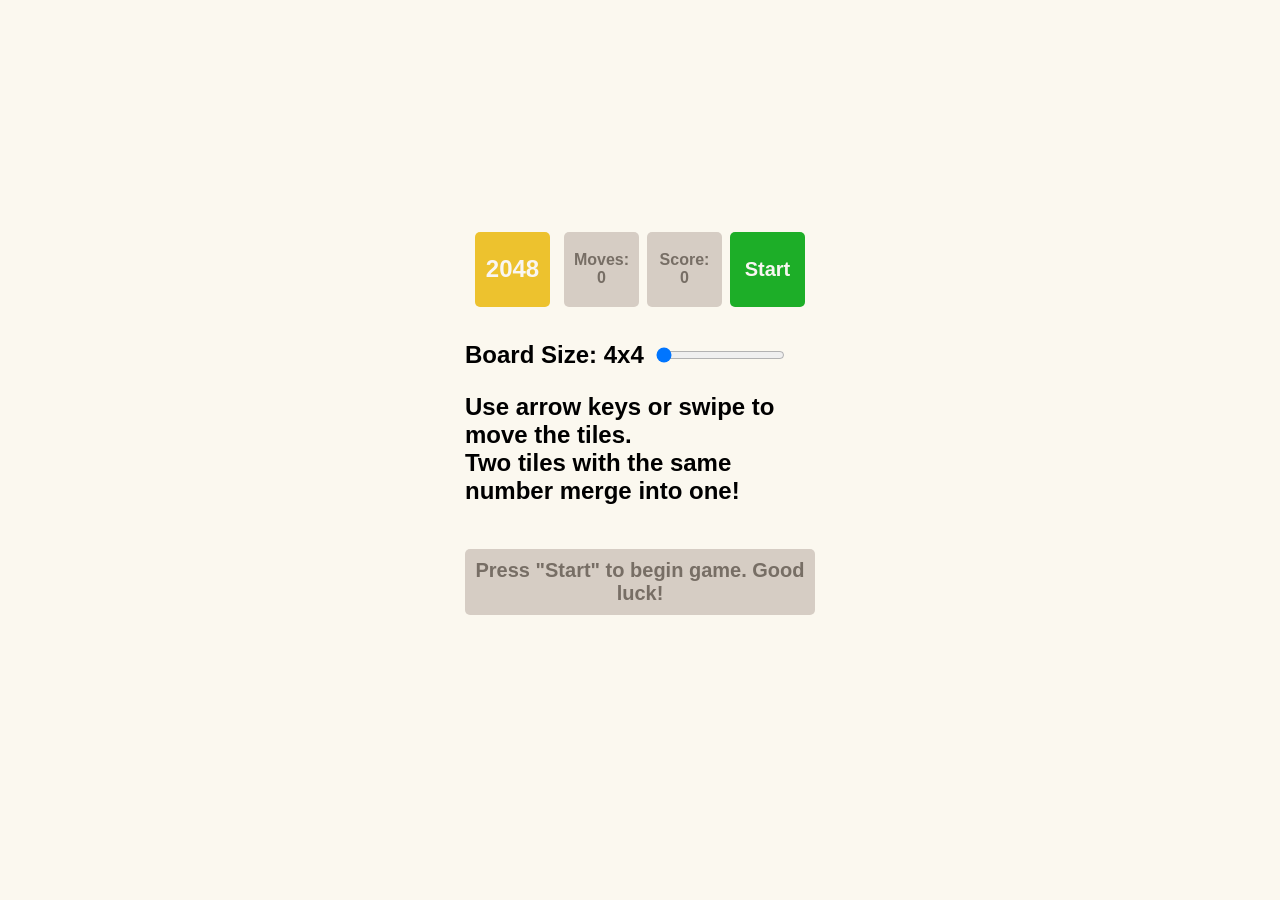
<file: index.html>
<!doctype html><html lang="en"><head><meta charset="utf-8"><meta name="viewport" content="width=device-width, initial-scale=1.0"><title>2048</title><link rel="stylesheet" href="index.439d324f.css"></head><body> <div class="container"> <div class="game-header"> <h1>2048</h1> <div class="controls"> <p class="info"> Moves: <span class="game-moves">0</span> </p> <p class="info"> Score: <span class="game-score">0</span> </p> <button class="button start">Start</button> </div> </div> <div class="game-settings"> <div class="settings-row"> <label for="board-size-slider">Board Size: <span id="board-size-value">4</span>x<span id="board-size-value-2">4</span> </label> <input type="range" min="4" max="9" value="4" class="slider" id="board-size-slider"> </div> <p class="instructions"> Use arrow keys or swipe to move the tiles. <br> Two tiles with the same number merge into one! </p> </div> <table class="game-field"> <tbody> <tr class="field-row"> <td class="field-cell"></td> <td class="field-cell"></td> <td class="field-cell"></td> <td class="field-cell"></td> </tr> <tr class="field-row"> <td class="field-cell"></td> <td class="field-cell"></td> <td class="field-cell"></td> <td class="field-cell"></td> </tr> <tr class="field-row"> <td class="field-cell"></td> <td class="field-cell"></td> <td class="field-cell"></td> <td class="field-cell"></td> </tr> <tr class="field-row"> <td class="field-cell"></td> <td class="field-cell"></td> <td class="field-cell"></td> <td class="field-cell"></td> </tr> </tbody> </table> <div class="message-container"> <p class="hidden message message-lose">You lose! Restart the game?</p> <p class="hidden message message-win">Winner! Congrats! You did it! <button class="button keep-playing">Keep going</button> </p> <p class="message message-start"> Press "Start" to begin game. Good luck! </p> </div> </div> <script type="module" src="index.034f5562.js"></script><script src="index.1f3e92cf.js" nomodule defer></script> </body></html>
</file>
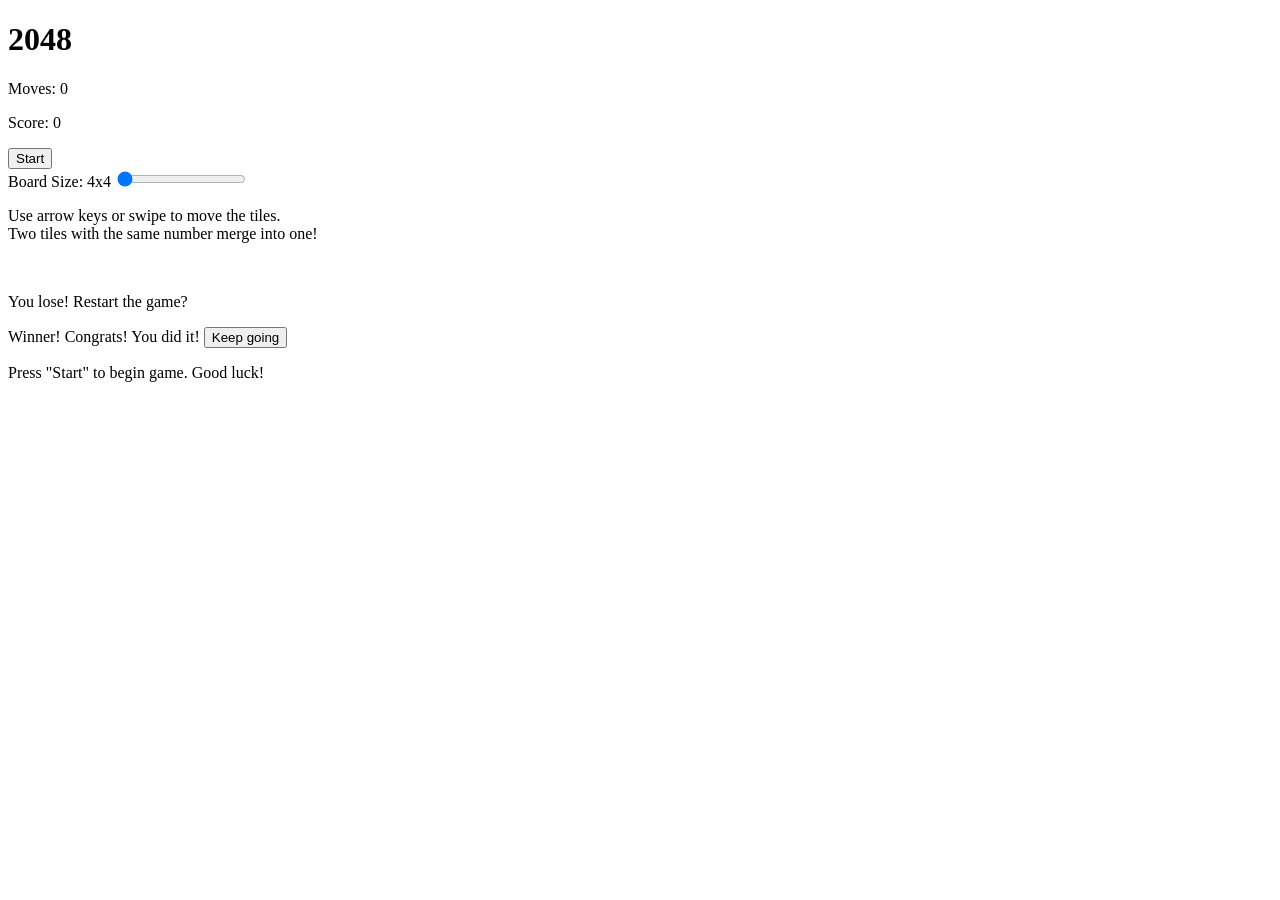
<file: src/index.html>
<!doctype html>
<html lang="en">

  <head>
    <meta charset="UTF-8" />
    <meta name="viewport" content="width=device-width, initial-scale=1.0" />
    <title>2048</title>
    <link rel="stylesheet" href="./styles/main.scss" />
  </head>

  <body>
    <div class="container">
      <div class="game-header">
        <h1>2048</h1>
        <div class="controls">
          <p class="info">
    Moves:
            <span class="game-moves">0</span>
          </p>
          <p class="info">
            Score:
            <span class="game-score">0</span>
          </p>
          <button class="button start">Start</button>
        </div>
      </div>

      <div class="game-settings">
        <div class="settings-row">
          <label for="board-size-slider">Board Size: <span id="board-size-value">4</span>x<span
              id="board-size-value-2">4</span>
          </label>
          <input type="range" min="4"
          max="9" value="4"
          class="slider" id="board-size-slider">
        </div>
        <p class="instructions">
          Use arrow keys or swipe to move the tiles.
          <br>
          Two tiles with the same number merge into one!
        </p>
      </div>

      <table class="game-field">
        <tbody>
          <tr class="field-row">
            <td class="field-cell"></td>
            <td class="field-cell"></td>
            <td class="field-cell"></td>
            <td class="field-cell"></td>
          </tr>

          <tr class="field-row">
            <td class="field-cell"></td>
            <td class="field-cell"></td>
            <td class="field-cell"></td>
            <td class="field-cell"></td>
          </tr>

          <tr class="field-row">
            <td class="field-cell"></td>
            <td class="field-cell"></td>
            <td class="field-cell"></td>
            <td class="field-cell"></td>
          </tr>

          <tr class="field-row">
            <td class="field-cell"></td>
            <td class="field-cell"></td>
            <td class="field-cell"></td>
            <td class="field-cell"></td>
          </tr>
        </tbody>
      </table>

      <div class="message-container">
        <p class="message message-lose hidden">You lose! Restart the game?</p>
        <p class="message message-win hidden">Winner! Congrats! You did it!
          <button class="button keep-playing">Keep going</button>
        </p>
        <p class="message message-start">
          Press "Start" to begin game. Good luck!
        </p>
      </div>
    </div>
    <script type="module" src="scripts/main.js"></script>
  </body>

</html>
</file>
<file: index.439d324f.css>
body{background:#fbf8ef;-ms-flex-pack:center;justify-content:center;-ms-flex-align:center;align-items:center;min-height:100vh;margin:0;font-family:sans-serif;font-size:24px;font-weight:900;display:-ms-flexbox;display:flex}.field-cell{color:#776e65;box-sizing:border-box;-webkit-user-select:none;-ms-user-select:none;user-select:none;vertical-align:middle;text-align:center;width:calc((350px - 10px*(var(--grid-size) + 1))/var(--grid-size));height:calc((350px - 10px*(var(--grid-size) + 1))/var(--grid-size));font-size:calc(75px/var(--grid-size)*1.5);background:#d6cdc4;border-radius:5px}.field-cell--2{background:#eee4da}.field-cell--4{background:#ede0c8}.field-cell--8{color:#f9f6f2;background:#f2b179}.field-cell--16{color:#f9f6f2;background:#f59563}.field-cell--32{color:#f9f6f2;background:#f67c5f}.field-cell--64{color:#f9f6f2;background:#f65e3b}.field-cell--128{color:#f9f6f2;background:#edcf72}.field-cell--256{color:#f9f6f2;background:#edcc61}.field-cell--512{color:#f9f6f2;background:#edc850}.field-cell--1024{color:#f9f6f2;background:#edc53f}.field-cell--2048{color:#f9f6f2;background:#edc22e}.game-field{border-spacing:10px;background:#bbada0;border-radius:5px}.game-header{box-sizing:border-box;-ms-flex-pack:justify;justify-content:space-between;width:100%;margin-bottom:24px;padding:10px;display:-ms-flexbox;display:flex}h1{color:#f9f6f2;box-sizing:border-box;background:#edc22e;border-radius:5px;-ms-flex-pack:center;justify-content:center;-ms-flex-align:center;align-items:center;width:75px;height:75px;margin:0;font-size:24px;display:-ms-flexbox;display:flex}.info{color:#776e65;box-sizing:border-box;background:#d6cdc4;border-radius:5px;-ms-flex-direction:column;flex-direction:column;-ms-flex-pack:center;justify-content:center;-ms-flex-align:center;align-items:center;width:75px;height:75px;margin:0 8px 0 0;font-size:16px;display:-ms-flexbox;display:flex}.controls{display:-ms-flexbox;display:flex}.button{cursor:pointer;color:#f9f6f2;border:none;border-radius:5px;width:75px;height:75px;font-family:sans-serif;font-size:16px;font-weight:700;transition:background .25s}.start{background:#1dae28;font-size:20px}.start:hover{background:#179921}.restart{background:#f1b2b2}.restart:hover{background:#f87474}.message{box-sizing:border-box;color:#776e65;text-align:center;background:#d6cdc4;border-radius:5px;width:100%;padding:10px;font-size:20px}.hidden{display:none}.container{-ms-flex-direction:column;flex-direction:column;-ms-flex-align:center;align-items:center;width:350px;display:-ms-flexbox;display:flex}.message-win{color:#f9f6f2;background:#edc22e}.message-container{width:100%;height:150px}.keep-playing{color:#776e65;background:#eee4da;margin-top:10px;font-size:14px}.keep-playing:hover{background:#ede0c8}.settings-row{-ms-flex-align:center;align-items:center;gap:10px;display:-ms-flexbox;display:flex}.settings-row label{text-align:left;min-width:130px}
/*# sourceMappingURL=index.439d324f.css.map */
</file>
